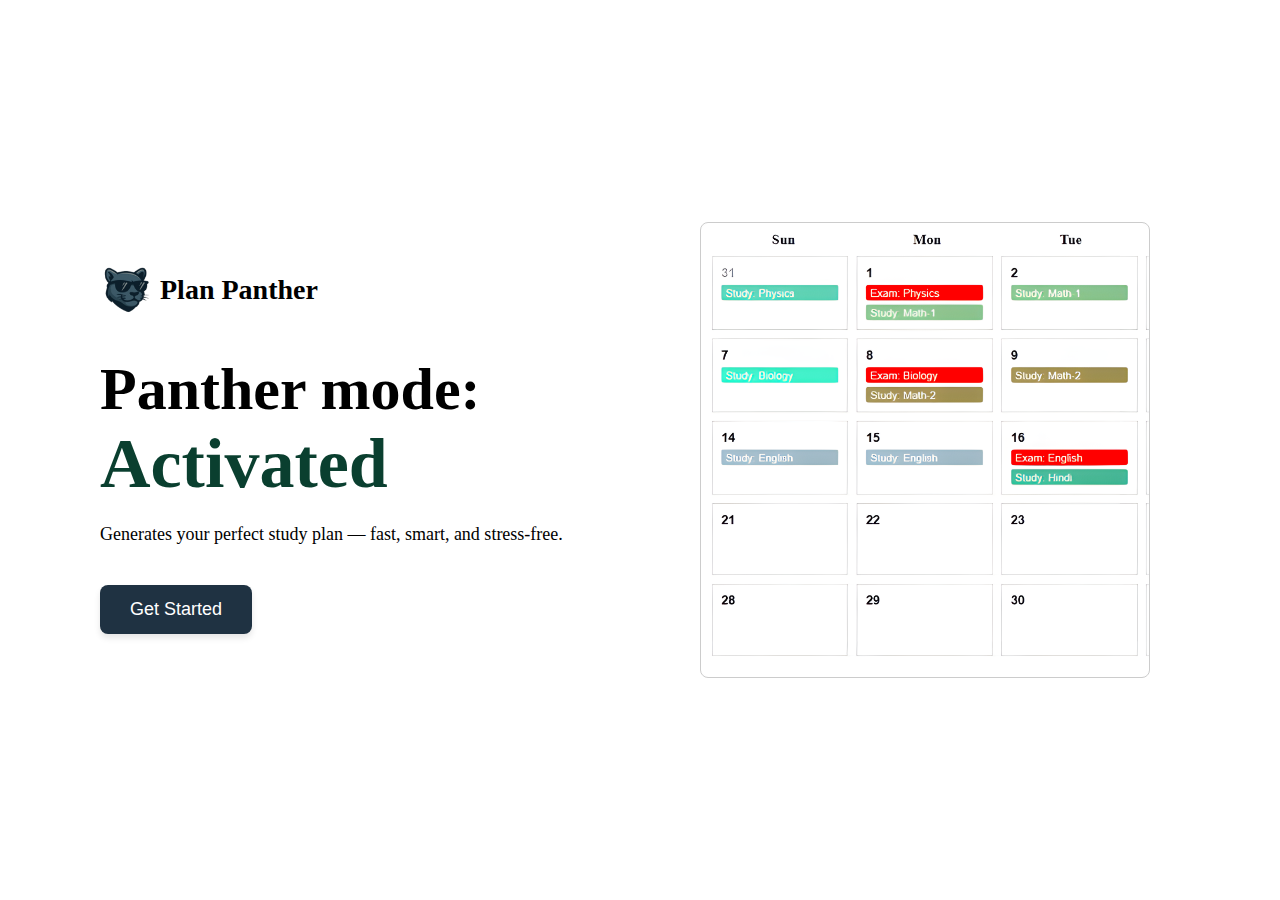
<file: index.html>
<!DOCTYPE html>
<html lang="en">
<head>
    <meta charset="UTF-8">
    <meta name="viewport" content="width=device-width, initial-scale=1.0">
    <title>Plan Panther</title>
    <link rel="icon" type="image/png" href="logo.png">
</head>
<body style="margin: 0;">

<div id="page"></div>

<script src="timetable.js"></script>
</body>
</html>
</file>
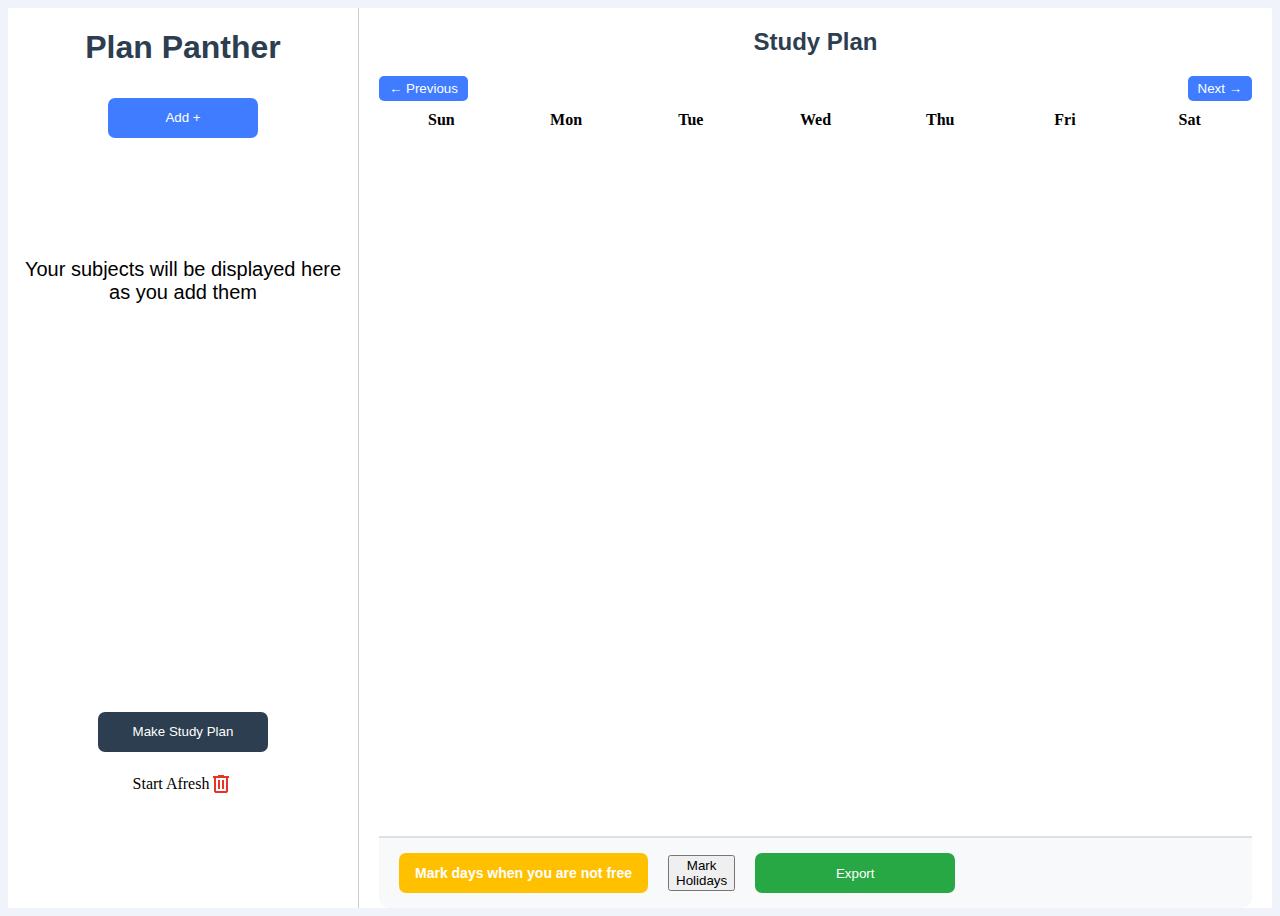
<file: input_page.html>
<link rel="stylesheet" href="input_page_styles.css">
<body>
    
    <!-- Hamburger Menu Button -->
    <button id="sidebar-toggle" onclick="toggleSidebar()">
        <span class="hamburger-line"></span>
        <span class="hamburger-line"></span>
        <span class="hamburger-line"></span>
    </button>

    <!-- Sidebar Overlay -->
    <div id="sidebar-overlay" onclick="closeSidebar()"></div>
    
    <div id="left_container">
        <div id="left_menu">  

            <h1 style="text-align: center; color: #2C3E50; font-family: Arial black, Helvetica, sans-serif;">Plan Panther</h1>

            <div class="button_holder1">
                <button class="button add" onclick="show_card()"> Add +</button>
            </div>

            <br><br><br>

            <div id="subjects_list"> 

                <br><br>
                <p style="text-align: center; font-size: 20px;"> Your subjects will be displayed here as you add them </p>

            </div>

            <div class="button_holder1">
                <button class="button submit">Make Study Plan</button>
            </div>

            <div class="button_holder1" onclick="clearAllData()" style="cursor: pointer;">
                <a>Start Afresh</a>
                <img src="delete.png" alt="delete">
            </div>

        </div>
        <div id="right_calendar">
            <h2 style="text-align: center; color: #2C3E50; font-family: Arial black, Helvetica, sans-serif;">Study Plan</h2>
            
            <div id="calendar_navigation">
                <button id="prev_month" onclick="change_month(-1)">&#8592; Previous</button>
                <span id="current_month"></span>
                <button id="next_month" onclick="change_month(1)">Next &#8594;</button>
            </div>
            <div id="day_labels">
                <div>Sun</div>
                <div>Mon</div>
                <div>Tue</div>
                <div>Wed</div>
                <div>Thu</div>
                <div>Fri</div>
                <div>Sat</div>
            </div>
            <div id="calendar"></div>
            
            <!-- Bottom action bar -->
            <div id="calendar_bottom_bar">
                <!-- Mobile submit button (hidden on desktop) -->
                <div id="mobile_submit_button" class="button_holder1">
                    <button class="button submit">Make Study Plan</button>
                </div>
                
                <button id="mark_busy_button_bar" onclick="toggle_mark_busy_mode()">Mark days when you are not free</button>
                
                <button id="mark_holiday_button_bar" onclick="toggle_mark_holiday_mode()">Mark Holidays</button>
                
                <div class="export-dropdown">
                    <button class="button export" id="export-main-btn">Export</button>
                    <div class="export-options" id="export-options">
                        <button class="export-option" onclick="shareURL()">Share URL</button>
                        <button class="export-option" onclick="exportToGoogleCalendar()">Export to Google Calendar</button>
                        <button class="export-option" onclick="printAsPDF()">Print as PDF</button>
                    </div>
                </div>
            </div>
        </div>
    </div>

    <div id="background_darkener" onclick="cancel_card()">
        <div id="card">
            <div id="details">

                <select id="subject_name">
                    <option value="" disabled selected>Select Subject</option>
                    <option value="English">English</option>
                    <option value="Hindi">Hindi</option>
                    <option value="Social-Science">Social-Science</option>
                    <option value="Math">Math</option>
                    <option value="Geometry">Geometry</option>
                    <option value="Physics">Physics</option>
                    <option value="Chemistry">Chemistry</option>
                    <option value="Biology">Biology</option>
                    <option value="Other">Other</option>
                </select>
                <input type="text" id="subject_name_other" placeholder="Enter subject name" style="display: none;">
                <br><br><br>
                <div id="date_OE"> 
                    Date of Exam:
                    <input type="date" id="subject_date">
                </div>
                <br><br><br>
                <div id="difficulty">
                    Difficulty:
                    <input type="range" min="1" max="4" value="2" class="green_thumb" id="subject_difficulty">
                </div>
                <p id="difficulty_text" style="text-align: center; padding-left: 50px;">Easy</p>

            </div>

            <br><br>

            <button class="button add" style="align-self: center;" onclick="add_subject()"> Save  </button>

        </div>
    </div>

    <script src="timetable.js"></script>
</body>
</file>
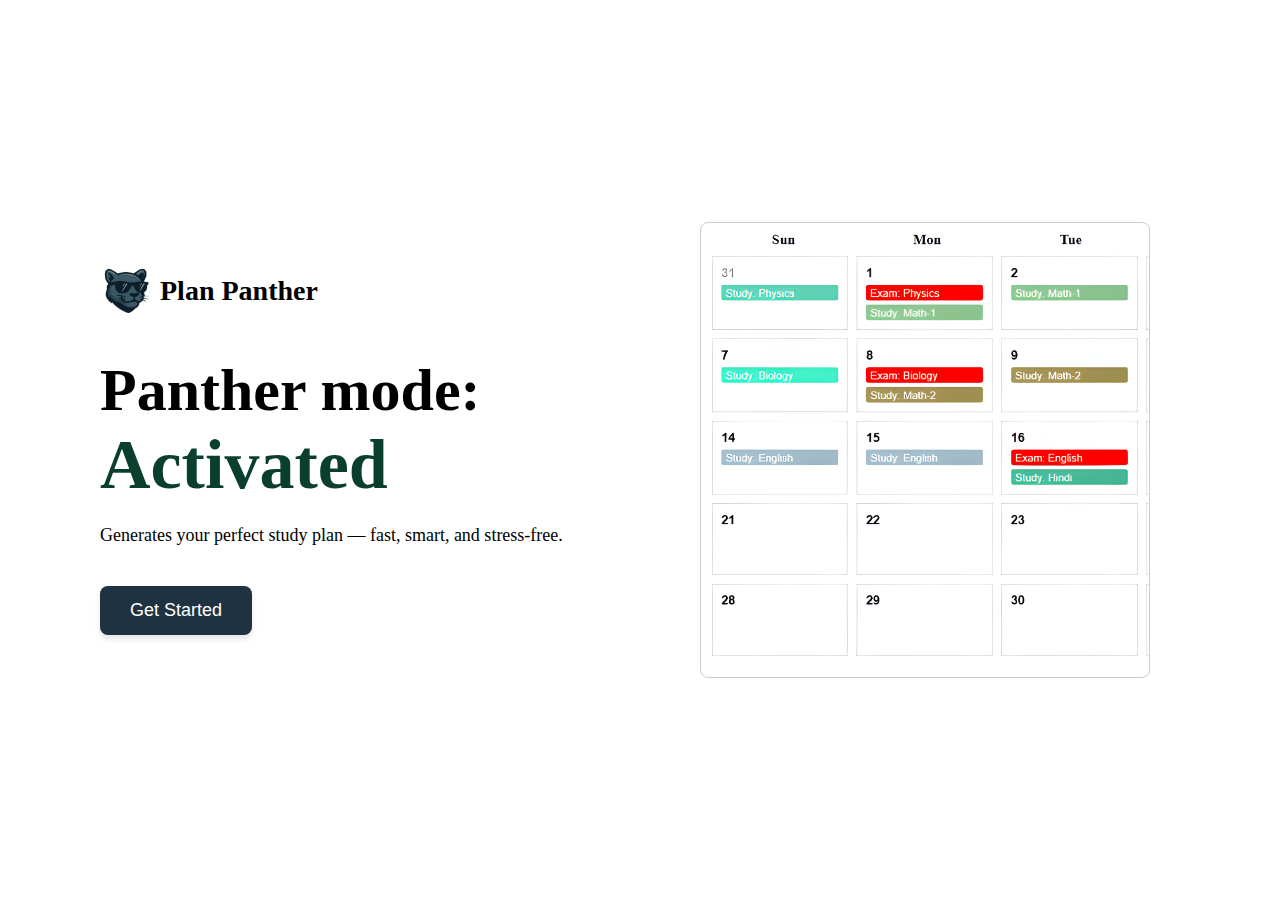
<file: landing_page.html>
<link rel="stylesheet" href="landing_page.css">
<body>
  <div class="container">
    <div class="left">
      <div class="logo">
        <img src="logo.png" alt="Plan Panther Logo">
        <h1>Plan Panther</h1>
      </div>
      <div class="headline">
        Panther mode: <span class="activated">Activated</span>
      </div>
      <div class="description">
        Generates your perfect study plan — fast, smart, and stress-free.
      </div>
      <button class="btn">Get Started</button>
    </div>
    <div class="right">
      <img src="timetable_screenshot.png" alt="Study Plan Calendar">
    </div>
  </div>
</body>
</file>
<file: input_page_styles.css>
#left_container {
    display: flex;
    height: 100vh;
    position: relative;
}

#left_menu {
    display: flex;
    flex-direction: column;
    background-color: white;
    height: 100vh;
    width: 350px;
    transition: transform 0.3s ease;
    z-index: 1000;
}

/* Hamburger Menu Button */
#sidebar-toggle {
    display: none;
    position: fixed;
    top: 15px;
    left: 15px;
    z-index: 1001;
    background-color: transparent;
    border: none;
    padding: 10px;
    cursor: pointer;
    width: 45px;
    height: 45px;
    flex-direction: column;
    justify-content: center;
    align-items: center;
    gap: 5px;
}

#sidebar-toggle:hover {
    background-color: rgba(44, 62, 80, 0.1);
    border-radius: 5px;
}

.hamburger-line {
    width: 25px;
    height: 3px;
    background-color: #2c3e50;
    border-radius: 2px;
    transition: all 0.3s ease;
}

/* Sidebar overlay for mobile */
#sidebar-overlay {
    display: none;
    position: fixed;
    top: 0;
    left: 0;
    width: 100%;
    height: 100%;
    background-color: rgba(0, 0, 0, 0.5);
    z-index: 999;
}

body {
    background-color: #F0F4FA;
}

.button_holder1 {
    display: flex;
    align-items: center;
    justify-content: center;
    margin: 10px;
}

.add {
    height: 40px;
    width: 150px;
    background-color: #407CFF;
    border-radius: 7px;
    border: none;
    color: white;
}

.add:hover {
    background-color: #97B7FF;
    cursor: pointer;
}

#subjects_list {
    display: flex;
    flex-direction: column;
    height: calc(100% - 300px);
    padding-left: 10px;
    padding-right: 10px;
    font-family: Arial, Helvetica, sans-serif;
    font-size: 16px;
}

li img {
    height: 25px;
    width: 20px;
    cursor: pointer;
    margin-left: 10px;
    vertical-align: middle;
}

ol {
    display: flex;
    flex-direction: column;
    gap: 10px;
}

.submit {
    height: 40px;
    width: 170px;
    background-color: #2C3E50;
    border-radius: 7px;
    border: none;
    color: white;
}

.submit:hover {
    background-color: #8DA7C1;
    cursor: pointer;
}

.export {
    height: 40px;
    width: 200px;
    background-color: #28a745;
    border-radius: 7px;
    border: none;
    color: white;
}

.export:hover {
    background-color: #5cb85c;
    cursor: pointer;
}

#background_darkener {
    position: fixed;
    top: 0;
    left: 0;
    width: 100%;
    height: 100%;
    background-color: rgba(0, 0, 0, 0.5);
    display: none;
    z-index: 1100;
}

#card {
    position: fixed;
    top: 15%;
    left: 25%;
    background-color: white;
    width: 370px;
    height: 380px;
    border-radius: 10px;
    box-shadow: 0 4px 8px rgba(0, 0, 0, 0.2);
    display: flex;
    flex-direction: column;
    padding-top: 40px;
    z-index: 1101;
}

#details {
    display: flex;
    flex-direction: column;
    gap: 3px;
    padding-left: 40px;
    padding-right: 40px;
}

#subject_name {
    width: 300px;
    height: 40px;
    border: none;
    font-size: 30px;
    font-family: Arial, Helvetica, sans-serif;
    border-bottom: 2px solid #3B3838;
}

#subject_name:focus {
    outline: none;
    border-bottom: 2px solid #407CFF;
}

#date_OE {
    display: flex;
    gap: 10px;
    font-family: Arial, Helvetica, sans-serif;
    font-size: 20px;
    color: #404040;
}

#subject_date {
    width: 140px;
    height: 30px;
    align-items: top;
    justify-content: top;
    border: none;
    padding-top: 0px;
    font-size: 18px;
    font-family: Arial, Helvetica, sans-serif;
}

#subject_date:focus {
    outline: none;
}

#difficulty {
    display: flex;
    gap: 10px;
    font-family: Arial, Helvetica, sans-serif;
    font-size: 20px;
    color: #404040;
}

input[type=range] {
    appearance: none;
    -webkit-appearance: none;
    width: 200px;
    height: 10px;
    background: linear-gradient(to right, #00B050, #00B050 33%, #2C3E50 33%, #2C3E50 100%);
    border-radius: 5px;
    outline: none;
}

input[type=range]::-webkit-slider-thumb {
    -webkit-appearance: none;
    appearance: none;
    width: 20px;
    height: 20px;
    background: #00B050;
    border-radius: 50%;
    cursor: pointer;
}

input.green_thumb::-webkit-slider-thumb {
    background: #00B050;
}

input.red_thumb::-webkit-slider-thumb {
    background: #FF0000;
}

input.yellow_thumb::-webkit-slider-thumb {
    background: #FFCC00;
}

#right_calendar {
    flex: 1;
    background-color: #FFFFFF;
    padding: 20px 20px 0 20px;
    padding-top: 0px;
    overflow-y: auto;
    border-left: 1px solid #CCC;
    display: flex;
    flex-direction: column;
}

#calendar {
    display: grid;
    grid-template-columns: repeat(7, 1fr);
    gap: 10px;
    font-family: Arial, Helvetica, sans-serif;
    font-size: 14px;
    flex: 1;
}

.calendar-day {
    border: 1px solid #CCC;
    padding: 10px;
    min-height: 40px;
    position: relative;
}

.calendar-day span {
    font-weight: bold;
}

.calendar-event {
    background-color: #407CFF;
    color: white;
    padding: 2px 5px;
    border-radius: 3px;
    margin-top: 5px;
    font-size: 12px;
}

#calendar_navigation {
    display: flex;
    justify-content: space-between;
    align-items: center;
    margin-bottom: 10px;
}

#calendar_navigation button {
    background-color: #407CFF;
    color: white;
    border: none;
    border-radius: 5px;
    padding: 5px 10px;
    cursor: pointer;
}

#calendar_navigation button:hover {
    background-color: #97B7FF;
}

#current_month {
    font-size: 18px;
    font-weight: bold;
}

#day_labels {
    display: grid;
    grid-template-columns: repeat(7, 1fr);
    text-align: center;
    font-weight: bold;
    margin-bottom: 10px;
}

.calendar-day.overflow-day {
    color: #A0A0A0; /* Lighter color for overflow days */
}

.calendar-day.sunday {
    background-color: #ffe6e6; /* Light red background for Sundays */
    border-color: #ffcccc; /* Slightly darker border for Sundays */
}
#subjects_list {
    overflow: auto;
    max-height: 500px; /* Set a maximum height for the list */
}

/* Busy Day Styling */
.calendar-day.busy {
    background-color: #FFE066 !important;
    border-color: #FFC000 !important;
    cursor: pointer;
}

.calendar-day.busy::after {
    content: "Busy on this day";
    position: absolute;
    bottom: 2px;
    left: 2px;
    right: 2px;
    background-color: #FFC000;
    color: white;
    font-size: 10px;
    padding: 1px 3px;
    border-radius: 2px;
    text-align: center;
}

/* Add hover effect for calendar days in mark busy mode */
.calendar-day:hover {
    cursor: pointer;
    opacity: 0.8;
}

/* Export Dropdown Styles */
.export-dropdown {
    position: relative;
    display: inline-block;
    width: 100%;
}

.export-options {
    display: none;
    position: absolute;
    background-color: white;
    min-width: 200px;
    box-shadow: 0px 8px 16px 0px rgba(0,0,0,0.2);
    z-index: 1000;
    border-radius: 7px;
    overflow: hidden;
    bottom: 100%;
    left: 50%;
    transform: translateX(-50%);
    margin-bottom: 5px;
}

.export-options.show {
    display: block;
}

.export-option {
    color: #2C3E50;
    padding: 12px 16px;
    text-decoration: none;
    display: block;
    background: none;
    border: none;
    width: 100%;
    text-align: left;
    cursor: pointer;
    font-size: 14px;
    transition: background-color 0.3s;
}

.export-option:hover {
    background-color: #F0F4FA;
}

/* Today's date styling */
.calendar-day.today span {
    color: #407CFF;
    border: 2px solid #407CFF;
    border-radius: 50%;
    width: 24px;
    height: 24px;
    display: inline-flex;
    align-items: center;
    justify-content: center;
    font-weight: bold;
}

/* Clear All Data button styling */
#clear-all-btn:hover {
    background-color: #c82333 !important;
    cursor: pointer;
}

/* Calendar Bottom Bar */
#calendar_bottom_bar {
    display: flex;
    justify-content: space-between;
    gap: 20px;
    align-items: center;
    padding: 15px 20px;
    border-top: 2px solid #E0E0E0;
    background-color: #F8F9FA;
    margin-top: 20px;
    border-radius: 0 0 10px 10px;
}

/* Mark Busy Button in Bottom Bar */
#mark_busy_button_bar {
    background-color: #FFC000;
    color: white;
    border: none;
    padding: 10px 16px;
    height: 40px;
    border-radius: 7px;
    font-size: 14px;
    font-weight: bold;
    cursor: pointer;
    transition: all 0.3s ease;
    white-space: nowrap;
}

#mark_busy_button_bar:hover {
    background-color: #FFB000;
    transform: scale(1.05);
}

#mark_busy_button_bar.active {
    background-color: #FF6B6B;
    white-space: normal;
    line-height: 1.2;
}

/* Mobile submit button - hidden by default */
#mobile_submit_button {
    display: none;
    width: 100%;
}

/* Update export dropdown positioning for bottom bar */
#calendar_bottom_bar .export-dropdown {
    position: relative;
    display: inline-block;
}

#calendar_bottom_bar .export-options {
    display: none;
    position: absolute;
    background-color: white;
    min-width: 200px;
    box-shadow: 0px 8px 16px 0px rgba(0,0,0,0.2);
    z-index: 1000;
    border-radius: 7px;
    overflow: hidden;
    bottom: 100%;
    right: 0;
    margin-bottom: 5px;
}

#calendar_bottom_bar .export-options.show {
    display: block;
}

/* Mobile Responsiveness */
@media screen and (max-width: 768px) {
    #sidebar-toggle {
        display: flex;
    }

    #sidebar-overlay.show {
        display: block;
    }

    #left_menu {
        position: fixed;
        top: 0;
        left: 0;
        transform: translateX(-100%);
        box-shadow: 2px 0 10px rgba(0, 0, 0, 0.1);
    }

    #left_menu.show {
        transform: translateX(0);
    }

    #right_calendar {
        width: 100%;
        border-left: none;
        padding: 0px 10px 0px 10px;
        overflow-y: auto;
        height: 100vh;
    }

    #right_calendar h2 {
        margin-top: 55px;
        margin-bottom: 5px;
        font-size: 18px;
    }

    /* Show mobile submit button below calendar */
    #mobile_submit_button {
        display: block !important;
        width: 100%;
        padding: 0px;
        margin: 0px;
    }

    #mobile_submit_button .submit {
        width: 100%;
        height: 40px;
        font-size: 14px;
        font-weight: bold;
    }

    #card {
        left: 50%;
        transform: translateX(-50%);
        top: 10%;
        width: 90%;
        max-width: 370px;
    }

    #details {
        padding-left: 20px;
        padding-right: 20px;
    }

    #subject_name {
        width: 100%;
    }

    #calendar {
        gap: 5px;
        font-size: 12px;
    }

    .calendar-day {
        padding: 5px;
        min-height: 30px;
    }

    .calendar-event {
        font-size: 10px;
        padding: 1px 3px;
    }

    #calendar_navigation {
        flex-direction: row;
        gap: 10px;
        margin-top: 5px;
        margin-bottom: 5px;
    }

    #calendar_navigation button {
        font-size: 12px;
        padding: 6px 8px;
    }

    #current_month {
        font-size: 14px;
    }

    #day_labels {
        font-size: 12px;
        margin-bottom: 5px;
    }

    #calendar_bottom_bar {
        flex-direction: column;
        gap: 8px;
        padding: 8px 10px;
        margin-top: 10px;
    }

    #mark_busy_button_bar {
        width: 100%;
        font-size: 12px;
        padding: 8px;
        height: auto;
    }

    .export-dropdown {
        width: 100%;
    }

    .export {
        width: 100%;
        height: 40px;
    }

    #calendar_bottom_bar .export-options {
        right: auto;
        left: 50%;
        transform: translateX(-50%);
    }
}

@media screen and (max-width: 480px) {
    #right_calendar {
        padding: 0px 5px 0px 5px;
    }

    #right_calendar h2 {
        margin-top: 50px;
        font-size: 16px;
        margin-bottom: 3px;
    }

    #calendar {
        gap: 3px;
        font-size: 10px;
    }

    .calendar-day {
        padding: 3px;
        min-height: 25px;
    }

    .calendar-event {
        font-size: 8px;
        padding: 1px 2px;
        margin-top: 2px;
    }

    #calendar_navigation button {
        font-size: 10px;
        padding: 5px;
    }

    #current_month {
        font-size: 11px;
    }

    #day_labels {
        font-size: 10px;
        margin-bottom: 3px;
    }

    .calendar-day span {
        font-size: 10px;
    }

    #calendar_bottom_bar {
        gap: 6px;
        padding: 6px 5px;
        margin-top: 8px;
    }

    #mobile_submit_button .submit {
        height: 38px;
        font-size: 12px;
    }

    #mark_busy_button_bar {
        font-size: 11px;
        padding: 6px;
    }

    .export {
        height: 38px;
        font-size: 13px;
    }

    #sidebar-toggle {
        top: 10px;
        left: 10px;
        width: 40px;
        height: 40px;
    }

    .hamburger-line {
        width: 20px;
        height: 2px;
    }
}
</file>
<file: landing_page.css>
* {
  margin: 0;
  padding: 0;
  box-sizing: border-box; /* Ensure padding and borders are included in element dimensions */
}

body {
  margin: 0;
  font-family: 'Georgia', serif;
  display: flex;
  justify-content: space-between;
  align-items: center;
  padding: 40px 80px;
  background-color: #ffffff;
  height: 100vh; /* Ensure body height matches viewport height */
  overflow: hidden; /* Prevent scrolling if content exceeds viewport */
}

.container {
  display: flex;
  height: 100%; /* Ensure container height matches the body height */
}

.left, .right {
  flex: 1;
  display: flex;
  flex-direction: column;
  justify-content: center;
  align-items: center;
  background-color: #ffffff; /* Ensure the background is white */
}

.left {
  align-items: flex-start; /* Left-align content */
  padding-left: 20px; /* Optional: Add padding for spacing */
}

.logo {
    display: flex;
    align-items: center;
    margin-bottom: 40px;
}

.logo img {
    width: 50px;
    height: 50px;
    margin-right: 10px;
}

.logo h1 {
    font-size: 28px;
    margin: 0;
}

.headline {
    font-size: 60px;
    font-weight: bold;
    margin: 0 0 20px;
}

.activated {
    color: #0a3f2f;
    font-size: 70px;
}

.description {
    font-size: 18px;
    margin-bottom: 40px;
}

.btn {
    padding: 14px 30px;
    font-size: 18px;
    background-color: #1f3242;
    color: white;
    border: none;
    border-radius: 8px;
    cursor: pointer;
    box-shadow: 0 4px 6px rgba(0, 0, 0, 0.1);
}

.btn:hover {
    background-color: #14242f;
}

.right img {
    width: 450px;
    border: 1px solid #ccc;
    border-radius: 8px;
}

@media (max-width: 900px) {
    body {
        flex-direction: column;
        text-align: center;
        padding: 40px 20px;
    }

    .left, .right {
        max-width: 100%;
    }

    .right img {
        width: 100%;
        margin-top: 30px;
    }
}
</file>
